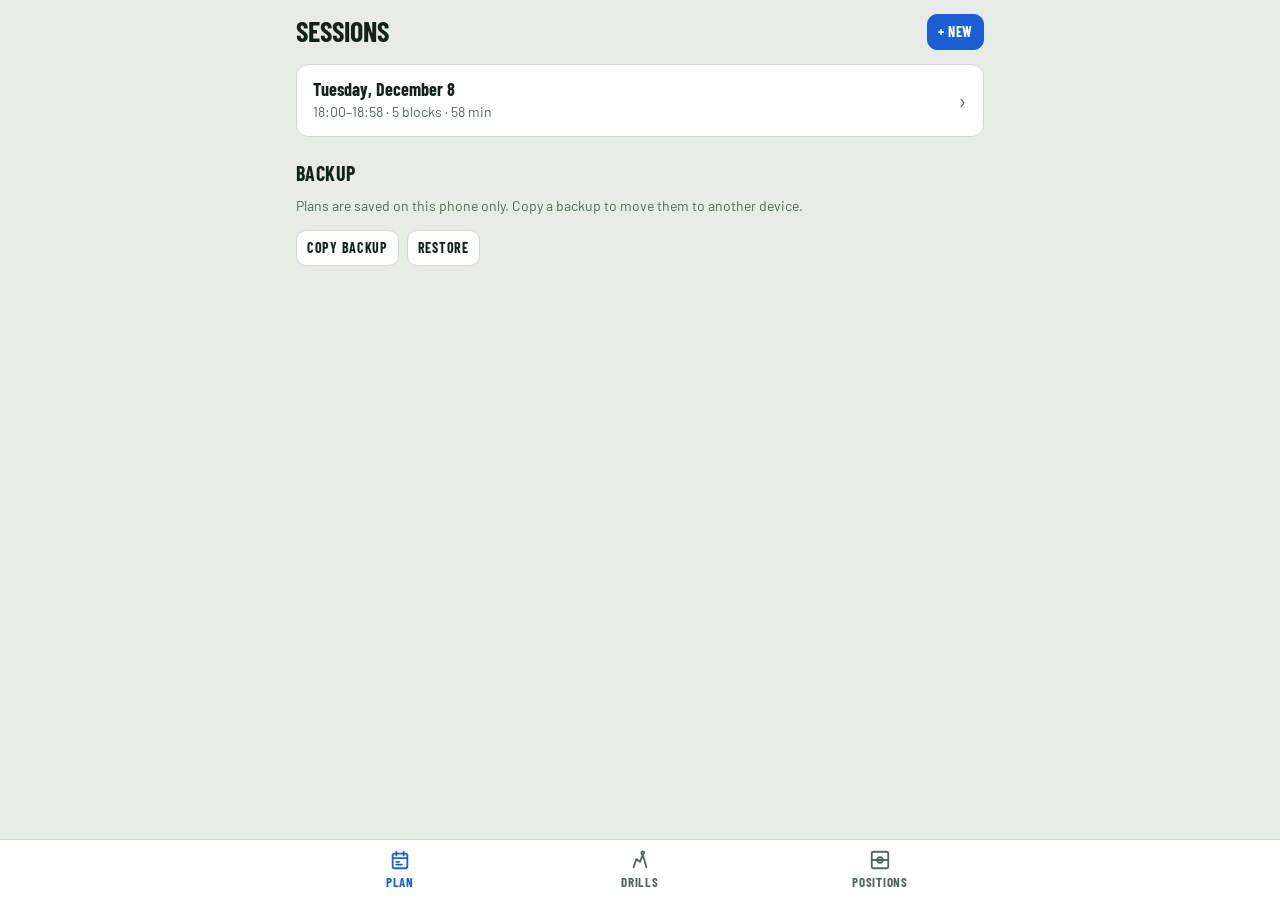
<file: index.html>
<!doctype html>
<html lang="en">
<head>
<meta charset="utf-8">
<meta name="viewport" content="width=device-width, initial-scale=1, viewport-fit=cover">
<meta name="theme-color" content="#1c5fd4">
<meta name="apple-mobile-web-app-capable" content="yes">
<meta name="apple-mobile-web-app-title" content="Coach Hub">
<title>Coach Hub</title>
<link rel="manifest" href="manifest.webmanifest">
<link rel="icon" href="icon.svg" type="image/svg+xml">
<link rel="apple-touch-icon" href="icon-180.png">
<link rel="preconnect" href="https://fonts.googleapis.com">
<link rel="preconnect" href="https://fonts.gstatic.com" crossorigin>
<link rel="stylesheet" href="https://fonts.googleapis.com/css2?family=Barlow+Condensed:wght@600;700&family=Barlow:wght@400;500;600&display=swap">
<link rel="stylesheet" href="style.css">
</head>
<body>
<div id="app"></div>
<script src="drills.js"></script>
<script src="app.js"></script>
<script src="pwa.js"></script>
</body>
</html>
</file>
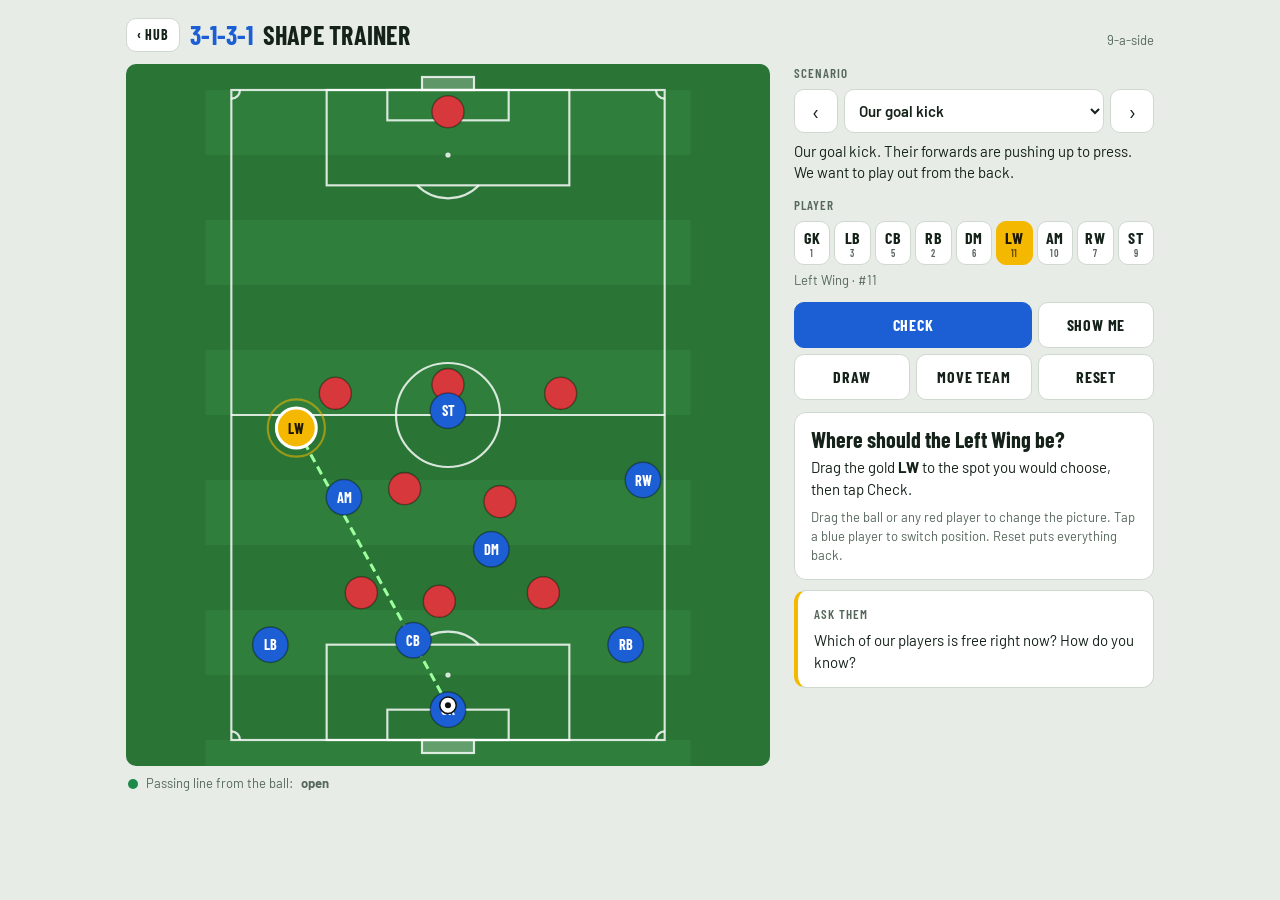
<file: positions.html>
<!doctype html>
<html lang="en">
<head>
<meta charset="utf-8">
<meta name="viewport" content="width=device-width, initial-scale=1, viewport-fit=cover">
<meta name="theme-color" content="#1c5fd4">
<link rel="manifest" href="manifest.webmanifest">
<link rel="icon" href="icon.svg" type="image/svg+xml">
<link rel="apple-touch-icon" href="icon-180.png">
<title>Positions · Coach Hub</title>
<link rel="preconnect" href="https://fonts.googleapis.com">
<link rel="preconnect" href="https://fonts.gstatic.com" crossorigin>
<link rel="stylesheet" href="https://fonts.googleapis.com/css2?family=Barlow+Condensed:wght@600;700&family=Barlow:wght@400;500;600&display=swap">
<style>
/* Layout: one column on phones (picker, players, pitch, tools, coaching card); pitch left + panel right on wide screens */
:root {
  --bg: #e7ece6; --surface: #ffffff; --fg: #15221a; --muted: #56675c; --line: #cfd9d0;
  --kit: #1c5fd4; --kit-ink: #ffffff; --opp: #d7383b; --gold: #f5b800; --gold-ink: #1d1600;
  --good: #1d8a4b; --warn: #a86a00; --bad: #c03a2b;
  --grass1: #2f7e3c; --grass2: #2a7436; --chalk: rgba(255,255,255,.82); --ink-draw: #ffe14d;
  --display: "Barlow Condensed", "Arial Narrow", "Helvetica Neue", sans-serif;
  --body: "Barlow", system-ui, -apple-system, "Segoe UI", sans-serif;
}
@media (prefers-color-scheme: dark) {
  :root:not([data-theme="light"]) {
    --bg: #0d1410; --surface: #16201a; --fg: #e5ede7; --muted: #93a49a; --line: #2a3a30;
    --kit: #3f84ff; --good: #43c27a; --warn: #e3a63c; --bad: #f06b5c;
    --grass1: #266b32; --grass2: #22622d; color-scheme: dark;
  }
}
:root[data-theme="dark"] {
  --bg: #0d1410; --surface: #16201a; --fg: #e5ede7; --muted: #93a49a; --line: #2a3a30;
  --kit: #3f84ff; --good: #43c27a; --warn: #e3a63c; --bad: #f06b5c;
  --grass1: #266b32; --grass2: #22622d; color-scheme: dark;
}
* { box-sizing: border-box; }
body { background: var(--bg); color: var(--fg); font-family: var(--body); font-size: 15px; line-height: 1.45; }
.app { max-width: 1060px; margin: 0 auto; padding: 12px 16px 28px; }
.hub { font-family: var(--display); font-weight: 700; font-size: 14px; letter-spacing: .05em; text-transform: uppercase; text-decoration: none; color: var(--fg); border: 1px solid var(--line); background: var(--surface); border-radius: 10px; padding: 6px 10px; align-self: center; }
body { margin: 0; padding-top: env(safe-area-inset-top, 0px); }
.top { display: flex; align-items: baseline; gap: 10px; padding-block: 4px 10px; }
.top h1 { font-family: var(--display); font-weight: 700; font-size: 26px; letter-spacing: .01em; margin: 0; text-transform: uppercase; }
.formation { font-family: var(--display); font-weight: 700; font-size: 26px; color: var(--kit); }
.top .sub { color: var(--muted); font-size: 13px; margin-left: auto; }

.layout { display: grid; gap: 12px; grid-template-columns: minmax(0, 1fr);
  grid-template-areas: "pick" "chips" "pitch" "tools" "info"; }
.pick { grid-area: pick; } .chips-wrap { grid-area: chips; } .board { grid-area: pitch; }
.tools { grid-area: tools; } .info { grid-area: info; }
@media (min-width: 820px) {
  .layout { grid-template-columns: minmax(0, 1fr) 360px; grid-template-rows: auto auto auto 1fr;
    grid-template-areas: "pitch pick" "pitch chips" "pitch tools" "pitch info"; align-items: start; column-gap: 24px; }
}

.label { font-family: var(--display); font-weight: 600; font-size: 13px; letter-spacing: .08em; text-transform: uppercase; color: var(--muted); margin-bottom: 6px; }
.pick-row { display: grid; grid-template-columns: 44px minmax(0, 1fr) 44px; gap: 6px; }
select, button { font: inherit; color: inherit; }
select { width: 100%; min-width: 0; height: 44px; border-radius: 10px; border: 1px solid var(--line); background: var(--surface); padding: 0 10px; font-weight: 600; }
.icon-btn { height: 44px; border-radius: 10px; border: 1px solid var(--line); background: var(--surface); font-size: 22px; line-height: 1; cursor: pointer; }
.brief { margin: 8px 0 0; color: var(--fg); }

.chips { display: grid; grid-template-columns: repeat(9, minmax(0, 1fr)); gap: 4px; }
.chip { height: 44px; border-radius: 10px; border: 1px solid var(--line); background: var(--surface); cursor: pointer;
  font-family: var(--display); font-weight: 700; font-size: 16px; letter-spacing: .03em; padding: 0; }
.chip[aria-pressed="true"] { background: var(--gold); border-color: var(--gold); color: var(--gold-ink); }
.chip small { display: block; font-size: 10px; font-weight: 600; opacity: .7; margin-top: -3px; }
.posname { margin-top: 6px; font-size: 13px; color: var(--muted); }

.pitch-wrap { width: 100%; max-height: 78dvh; aspect-ratio: 112 / 162; margin-inline: auto; max-width: 100%; }
@media (max-width: 819px) { .pitch-wrap { max-height: 70dvh; } }
#pitch { width: 100%; height: 100%; display: block; touch-action: none; user-select: none; -webkit-user-select: none; border-radius: 10px; background: var(--grass2); }
#pitch.drawing { cursor: crosshair; }
.stripe-a { fill: var(--grass1); } .stripe-b { fill: var(--grass2); }
.chalk { fill: none; stroke: var(--chalk); stroke-width: .5; }
.chalk-dot { fill: var(--chalk); }
.goal { fill: rgba(255,255,255,.25); stroke: var(--chalk); stroke-width: .5; }
.tok { cursor: grab; }
.tok .hit { fill: transparent; }
.tok .body { stroke: rgba(0,0,0,.35); stroke-width: .35; }
.us .body { fill: var(--kit); } .us text { fill: var(--kit-ink); }
.us.sel .body { fill: var(--gold); stroke: #fff; stroke-width: .7; } .us.sel text { fill: var(--gold-ink); }
.us.sel .halo { fill: none; stroke: var(--gold); stroke-width: .5; opacity: .55; }
.them .body { fill: var(--opp); }
.tok text { font-family: var(--display); font-weight: 700; font-size: 3.3px; text-anchor: middle; dominant-baseline: central; pointer-events: none; }
.ball .body { fill: #fff; stroke: #111; stroke-width: .35; }
.ball .patch { fill: #111; }
.locked { cursor: default; }
.ghost circle { fill: rgba(245,184,0,.18); stroke: var(--gold); stroke-width: .55; stroke-dasharray: 1.4 1; }
.ghost text { fill: #fff; font-family: var(--display); font-weight: 700; font-size: 2.8px; text-anchor: middle; }
.lane { stroke-width: .7; stroke-dasharray: 2 1.2; fill: none; }
.lane.open { stroke: #9dff9d; } .lane.blocked { stroke: #ff8a80; }
.danger { stroke: rgba(255,255,255,.55); stroke-width: .5; stroke-dasharray: 1 1.4; fill: none; }
.move-arrow { stroke: var(--gold); stroke-width: .7; fill: none; }
.arrowhead { fill: var(--gold); }
.stroke { fill: none; stroke: var(--ink-draw); stroke-width: .9; stroke-linecap: round; stroke-linejoin: round; }

.legend { display: flex; align-items: center; gap: 8px; margin: 8px 2px 0; font-size: 13px; color: var(--muted); min-height: 20px; }
.dot { width: 10px; height: 10px; border-radius: 50%; flex: none; }

.tools { display: grid; grid-template-columns: repeat(3, minmax(0, 1fr)); gap: 6px; }
.btn { height: 46px; border-radius: 10px; border: 1px solid var(--line); background: var(--surface); cursor: pointer;
  font-family: var(--display); font-weight: 700; font-size: 16px; letter-spacing: .05em; text-transform: uppercase; }
.btn.primary { background: var(--kit); border-color: var(--kit); color: var(--kit-ink); grid-column: span 2; }
.btn[aria-pressed="true"] { background: var(--fg); color: var(--bg); border-color: var(--fg); }
.btn:disabled { opacity: .4; cursor: default; }
button:focus-visible, select:focus-visible { outline: 3px solid var(--gold); outline-offset: 2px; }

.info { display: grid; gap: 10px; }
.card { background: var(--surface); border: 1px solid var(--line); border-radius: 12px; padding: 14px 16px; }
.card h2 { font-family: var(--display); font-weight: 700; font-size: 22px; line-height: 1.1; margin: 0 0 6px; text-wrap: balance; }
.card p { margin: 0; }
.badge { display: inline-flex; align-items: center; gap: 6px; font-family: var(--display); font-weight: 700; font-size: 14px;
  letter-spacing: .06em; text-transform: uppercase; padding: 3px 10px; border-radius: 999px; margin-bottom: 8px; color: #fff; }
.badge.good { background: var(--good); } .badge.warn { background: var(--warn); } .badge.bad { background: var(--bad); }
.metres { font-size: 13px; color: var(--muted); margin-left: 6px; font-variant-numeric: tabular-nums; }
.ask { border-left: 4px solid var(--gold); }
.hint { font-size: 13px; color: var(--muted); margin-top: 8px !important; }
@media (prefers-reduced-motion: reduce) { * { transition: none !important; } }
</style>
</head>
<body>

<div class="app">
  <header class="top">
    <a class="hub" href="./#plan">‹ Hub</a>
    <span class="formation">3-1-3-1</span><h1>Shape Trainer</h1>
    <span class="sub">9-a-side</span>
  </header>

  <main class="layout">
    <section class="pick">
      <div class="label">Scenario</div>
      <div class="pick-row">
        <button class="icon-btn" id="prev" aria-label="Previous scenario">‹</button>
        <select id="scenario" aria-label="Scenario"></select>
        <button class="icon-btn" id="next" aria-label="Next scenario">›</button>
      </div>
      <p class="brief" id="brief"></p>
    </section>

    <section class="chips-wrap">
      <div class="label">Player</div>
      <div class="chips" id="chips"></div>
      <div class="posname" id="posname"></div>
    </section>

    <section class="board">
      <div class="pitch-wrap">
        <svg id="pitch" viewBox="-6 -6 112 162" aria-label="Pitch. Drag the gold player.">
          <defs>
            <marker id="arrow" viewBox="0 0 10 10" refX="7" refY="5" markerWidth="5" markerHeight="5" orient="auto-start-reverse">
              <path d="M0 0L10 5L0 10z" class="arrowhead"></path>
            </marker>
          </defs>
          <g id="g-grass"></g>
          <g id="g-lines">
            <rect class="chalk" x="0" y="0" width="100" height="150"></rect>
            <line class="chalk" x1="0" y1="75" x2="100" y2="75"></line>
            <circle class="chalk" cx="50" cy="75" r="12"></circle>
            <circle class="chalk-dot" cx="50" cy="75" r=".7"></circle>
            <rect class="chalk" x="22" y="0" width="56" height="22"></rect>
            <rect class="chalk" x="36" y="0" width="28" height="7"></rect>
            <circle class="chalk-dot" cx="50" cy="15" r=".6"></circle>
            <path class="chalk" d="M42.86 22 A10 10 0 0 0 57.14 22"></path>
            <rect class="chalk" x="22" y="128" width="56" height="22"></rect>
            <rect class="chalk" x="36" y="143" width="28" height="7"></rect>
            <circle class="chalk-dot" cx="50" cy="135" r=".6"></circle>
            <path class="chalk" d="M42.86 128 A10 10 0 0 1 57.14 128"></path>
            <path class="chalk" d="M2 0 A2 2 0 0 1 0 2 M98 0 A2 2 0 0 0 100 2 M0 148 A2 2 0 0 1 2 150 M100 148 A2 2 0 0 0 98 150"></path>
            <rect class="goal" x="44" y="-3" width="12" height="3"></rect>
            <rect class="goal" x="44" y="150" width="12" height="3"></rect>
          </g>
          <g id="g-help"></g>
          <g id="g-ghost"></g>
          <g id="g-them"></g>
          <g id="g-us"></g>
          <g id="g-ball"></g>
          <g id="g-draw"></g>
        </svg>
      </div>
      <div class="legend" id="legend"></div>
    </section>

    <section class="tools" aria-label="Tools">
      <button class="btn primary" id="check">Check</button>
      <button class="btn" id="showme">Show me</button>
      <button class="btn" id="draw" aria-pressed="false">Draw</button>
      <button class="btn" id="moveall" aria-pressed="false">Move team</button>
      <button class="btn" id="reset">Reset</button>
    </section>

    <section class="info">
      <div class="card" id="answer"></div>
      <div class="card ask"><div class="label">Ask them</div><p id="ask"></p></div>
    </section>
  </main>
</div>

<script>
// Pitch: x 0-100 left to right, y 0 (their goal) to 150 (our goal). We attack upwards.
const POS = [
  { k: 'GK', n: 1,  name: 'Goalkeeper' },
  { k: 'LB', n: 3,  name: 'Left Back' },
  { k: 'CB', n: 5,  name: 'Centre Back' },
  { k: 'RB', n: 2,  name: 'Right Back' },
  { k: 'DM', n: 6,  name: 'Holding Mid' },
  { k: 'LW', n: 11, name: 'Left Wing' },
  { k: 'AM', n: 10, name: 'Attacking Mid' },
  { k: 'RW', n: 7,  name: 'Right Wing' },
  { k: 'ST', n: 9,  name: 'Striker' },
];
const POSMAP = Object.fromEntries(POS.map(p => [p.k, p]));
// Where the chosen player starts before they move: our basic shape
const START = { GK: [50, 140], LB: [24, 115], CB: [50, 118], RB: [76, 115], DM: [50, 98], LW: [15, 78], AM: [50, 80], RW: [85, 78], ST: [50, 60] };

const BASE = [
  { id: 'goalkick', group: 'We have the ball', title: 'Our goal kick', phase: 'att', carrier: 'GK', ball: [50, 142],
    brief: 'Our goal kick. Their forwards are pushing up to press. We want to play out from the back.',
    ask: 'Which of our players is free right now? How do you know?',
    us: {
      GK: [50, 143, 'You have the ball. Look for the free defender first, and pass to the side with fewer of their players.'],
      LB: [9, 128, 'Go wide, right out to the touchline, level with the edge of the box. Being wide pulls their forward away from the middle and gives the keeper an easy pass with time to turn.'],
      CB: [42, 127, 'Stand at the edge of the box, a little to one side of their striker. If you are marked, stay put as the safe pass back. If they go wide, you are free.'],
      RB: [91, 128, 'Go wide, right out to the touchline, level with the edge of the box. Being wide pulls their forward away from the middle and gives the keeper an easy pass with time to turn.'],
      DM: [60, 106, 'Find the gap between their forwards and face up the pitch. Check over your shoulder before the ball comes so you can turn and play forward.'],
      LW: [5, 90, 'Stay high and on the touchline. You make the pitch big, which stretches their defence and opens gaps in the middle.'],
      AM: [26, 94, 'Drop into the pocket between their midfielders on one side. Be ready for the second pass, from our defender to you.'],
      RW: [95, 90, 'Stay high and on the touchline. You make the pitch big, which stretches their defence and opens gaps in the middle.'],
      ST: [50, 74, 'Stay high, right on their last defender. You push their defence back, which gives our midfield more room. If they press hard, the keeper can go long to you.'],
    },
    them: [[50, 5], [24, 70], [50, 68], [76, 70], [40, 92], [62, 95], [30, 116], [48, 118], [72, 116]] },

  { id: 'cb-ball', group: 'We have the ball', title: 'Centre back on the ball', phase: 'att', carrier: 'CB', ball: [50, 115],
    brief: 'Our centre back has the ball. Their striker is closing them down.',
    ask: 'Can the ball reach you in a straight line? If not, how many steps do you need to take?',
    us: {
      GK: [44, 136, 'Stay behind the centre back and a few steps to the side. If they get pressed, you are the safe pass back.'],
      LB: [10, 108, 'Get wide and a little higher than the centre back. Open your body so you are facing up the pitch when the ball arrives.'],
      CB: [50, 117, 'You have the ball. If nobody presses, run forward with it. Look for the holding mid first, then the wide defenders.'],
      RB: [90, 108, 'Get wide and a little higher than the centre back. Open your body so you are facing up the pitch when the ball arrives.'],
      DM: [62, 100, 'Get out of their striker’s shadow. If their player is standing between you and the ball, take a few steps sideways until there is a clear line.'],
      LW: [5, 72, 'Stay high and wide. If their defender comes out to you, a gap opens inside for the attacking mid.'],
      AM: [32, 80, 'Find the gap between their midfield and their defence on the side the ball can reach.'],
      RW: [95, 72, 'Stay high and wide. If their defender comes out to you, a gap opens inside for the attacking mid.'],
      ST: [50, 56, 'Stay central against their middle defender. Keep them busy so they cannot step into midfield.'],
    },
    them: [[50, 5], [26, 50], [50, 48], [74, 50], [42, 84], [60, 82], [30, 98], [50, 104], [70, 98]] },

  { id: 'att-left', group: 'We have the ball', title: 'Attacking down the left', phase: 'att', carrier: 'LW', ball: [12, 52],
    brief: 'Our left winger has the ball high up the pitch. Time to create a chance.',
    ask: 'Where will the cross land? Who needs to be there?',
    us: {
      GK: [50, 116, 'Come off your line to the edge of the box or further. If they win it and kick it long, you sweep it up.'],
      LB: [24, 72, 'Support behind the winger, a few metres inside. Give them a safe pass back if they get stuck.'],
      CB: [52, 92, 'Push up but stay goal-side of their striker. If we lose the ball, you are the one who stops the counter.'],
      RB: [72, 94, 'Tuck in towards the middle. The ball is far away, so cover the centre and keep their forward in front of you.'],
      DM: [40, 66, 'Stay behind the ball and slightly inside. Be ready to switch play or win the ball back if we lose it.'],
      LW: [12, 52, 'You have the ball. Take on your defender, cross it, or pass inside to the attacking mid.'],
      AM: [32, 48, 'Get close and inside, in the gap. A short pass to you means you can shoot or slip the striker in.'],
      RW: [60, 13, 'Get into the box at the back post. Crosses that go over everyone land here.'],
      ST: [42, 11, 'Attack the near post. Time your run so you arrive as the ball is crossed, not before.'],
    },
    them: [[50, 4], [14, 44], [42, 24], [64, 26], [36, 58], [56, 60], [40, 74], [56, 82], [78, 86]] },

  { id: 'their-gk', group: 'They have the ball', title: 'Their goal kick (press)', phase: 'def', carrier: null, ball: [50, 6],
    brief: 'Their keeper has a goal kick. We press high to win the ball near their goal.',
    ask: 'If the keeper passes short, who do you press? What if they kick it long?',
    us: {
      GK: [50, 124, 'Push up to the edge of your box. Our defenders are high, so you cover the space behind them.'],
      LB: [24, 86, 'Stay goal-side of their forward on your side, a couple of metres away. If the ball goes long, you get there first.'],
      CB: [50, 90, 'Stay goal-side of their striker. You are the last line, so don’t get pulled out wide.'],
      RB: [76, 86, 'Stay goal-side of their forward on your side, a couple of metres away. If the ball goes long, you get there first.'],
      DM: [42, 54, 'Stay close to their spare midfielder. If they pass through our press, you are the one who stops it.'],
      LW: [16, 27, 'Wait just outside the box near their wide defender. The moment the keeper passes to them, press and stop them turning.'],
      AM: [60, 50, 'Mark their midfielder, goal-side, so the keeper cannot pass into the middle.'],
      RW: [84, 27, 'Wait just outside the box near their wide defender. The moment the keeper passes to them, press and stop them turning.'],
      ST: [50, 24, 'Stand right in front of their middle defender so the keeper can’t pass to them. Force them to go wide or long.'],
    },
    them: [[50, 6], [12, 18], [50, 30], [88, 18], [40, 44], [62, 46], [22, 76], [50, 78], [78, 76]] },

  { id: 'mid-block', group: 'They have the ball', title: 'Their ball in midfield', phase: 'def', carrier: null, ball: [44, 70],
    brief: 'Their midfielder has the ball in the middle of the pitch. We stay compact.',
    ask: 'What is the most dangerous pass they could make? Who is blocking it?',
    us: {
      GK: [50, 128, 'Stand off your line, near the penalty spot or higher, ready to sweep up any ball over the top.'],
      LB: [32, 106, 'Squeeze in narrow and stay goal-side of their forward. The ball is in the middle, so that is where the danger is.'],
      CB: [50, 108, 'Stay central and level with the other two defenders. Keep the line together and don’t drop off on your own.'],
      RB: [68, 106, 'Squeeze in narrow and stay goal-side of their forward. The ball is in the middle, so that is where the danger is.'],
      DM: [48, 92, 'Sit in front of the defenders in the middle. Block the pass into their striker’s feet.'],
      LW: [26, 82, 'Come inside and stay level with the attacking mid, so they can’t pass through the gap between you.'],
      AM: [44, 76, 'Press the ball. Get goal-side and push them away from the middle.'],
      RW: [66, 82, 'Come inside and stay level with the attacking mid, so they can’t pass through the gap between you.'],
      ST: [48, 56, 'Stand in the passing line back to their defenders. If we win the ball, you are ready to go.'],
    },
    them: [[50, 6], [22, 42], [50, 38], [78, 42], [44, 70], [66, 64], [30, 98], [50, 100], [72, 96]] },

  { id: 'def-left', group: 'They have the ball', title: 'Defending our left side', phase: 'def', carrier: null, ball: [12, 104],
    brief: 'Their winger is running at us down our left side.',
    ask: 'Where is the space they want to cross into? Who is guarding it?',
    us: {
      GK: [45, 145, 'Shift towards the ball side but don’t leave the far post open. Stand on the line between the ball and the middle of the goal.'],
      LB: [15, 110, 'Get goal-side of their winger and press. Show them down the line, never inside.'],
      CB: [40, 127, 'Slide across towards the ball to cover behind the left back. Stay goal-side of their striker.'],
      RB: [62, 128, 'Tuck in to guard the middle of the box. The danger is the cross, not your touchline.'],
      DM: [30, 116, 'Drop to the edge of the box on the ball side. Block the pass cut back to the edge of the box.'],
      LW: [20, 96, 'Sprint back and help the left back. Two against one wins the ball back.'],
      AM: [42, 98, 'Get compact on the ball side and close their nearest midfielder.'],
      RW: [66, 104, 'Tuck in narrow towards the edge of the box. The far side is less dangerous right now.'],
      ST: [54, 76, 'Stay up near halfway. When we win it, you are our outlet for a quick counter.'],
    },
    them: [[50, 6], [24, 54], [50, 46], [76, 54], [30, 90], [54, 86], [12, 104], [44, 120], [68, 118]] },

  { id: 'lost-ball', group: 'Just lost it', title: 'We just lost the ball', phase: 'def', carrier: null, ball: [60, 58],
    brief: 'We just lost the ball in their half. The next 5 seconds matter most.',
    ask: 'Do you press or drop back? Why?',
    us: {
      GK: [50, 126, 'Get up to the edge of the box. Any long ball over our defence is yours.'],
      LB: [36, 100, 'Tuck in narrow and take a few steps back. Keep their forwards in front of you.'],
      CB: [50, 104, 'Drop a few steps and stay central. Slow their striker down and don’t dive in.'],
      RB: [70, 98, 'Get goal-side of the nearest forward straight away.'],
      DM: [54, 78, 'Get in front of our defence in the middle and block the direct pass forward. Slow them down.'],
      LW: [36, 72, 'Sprint back inside to help. Recover towards the middle, not the touchline.'],
      AM: [54, 63, 'Counter-press! Close down the player on the ball together with the winger.'],
      RW: [66, 54, 'You were closest when we lost it. Press straight away, hard, for 5 seconds.'],
      ST: [56, 46, 'Block the pass back to their defenders so they have to play forward into our press.'],
    },
    them: [[50, 5], [26, 36], [50, 32], [76, 38], [38, 52], [60, 58], [28, 86], [50, 90], [76, 84]] },

  { id: 'our-corner', group: 'Set pieces', title: 'Our corner from the left', phase: 'att', carrier: 'LW', ball: [1, 1],
    brief: 'Our corner from the left. Some players attack the ball, some stay back for safety.',
    ask: 'If they clear it, where does it land? Who is there?',
    us: {
      GK: [50, 108, 'Come up to the edge of your box or beyond. If they clear it long, you are the last line.'],
      LB: [28, 62, 'Stay back near halfway. You stop their quick counter-attack.'],
      CB: [50, 66, 'Stay back and stick goal-side of their striker. Never leave them alone.'],
      RB: [74, 62, 'Stay back with the centre back and cover the other side.'],
      DM: [44, 27, 'Edge of the box. If the clearance falls short, shoot or keep it in.'],
      LW: [1, 1, 'You are taking the corner. Aim for the space between the six-yard box and the penalty spot.'],
      AM: [50, 17, 'Arrive late around the penalty spot. Defenders watch the near-post runner, so you get the space.'],
      RW: [60, 9, 'Back post. Balls that are flicked on or over-hit land here.'],
      ST: [43, 7, 'Near post. A flick-on from here is really hard for the keeper.'],
    },
    them: [[50, 2], [44, 5], [56, 7], [50, 13], [62, 12], [10, 8], [38, 23], [64, 30], [50, 58]] },

  { id: 'their-corner', group: 'Set pieces', title: 'Their corner from our right', phase: 'def', carrier: null, ball: [99, 149],
    brief: 'Their corner from our right. Everyone has a job.',
    ask: 'Who is marking the player nobody is looking at?',
    us: {
      GK: [48, 147, 'Stand in the middle of the goal, a step towards the back post. Come for anything in the six-yard box and shout “Keeper!”'],
      LB: [44, 148, 'Guard the back post. Balls that go over everyone end up here.'],
      CB: [52, 141, 'Mark their biggest attacker, goal-side. Watch the ball and your player.'],
      RB: [56, 148, 'Stand at the near post. Clear anything that comes in low or near.'],
      DM: [60, 139, 'Mark their runner, goal-side and close enough to touch.'],
      LW: [39, 139, 'Stay on the far side of the box and pick up the late runner.'],
      AM: [50, 128, 'Stand at the edge of the box. Win the second ball, then go!'],
      RW: [86, 143, 'Stop the short corner. Stand about 10 yards from the taker.'],
      ST: [50, 96, 'Stay up near halfway. When we clear it, you are who it goes to.'],
    },
    them: [[50, 6], [36, 92], [64, 92], [52, 137], [60, 135], [40, 135], [50, 123], [84, 139], [99, 149]] },
];

// Build the mirrored right-side versions so both wings get practice
function swapLR(t) { return t.replace(/\b(left|right|Left|Right)\b/g, m => ({ left: 'right', right: 'left', Left: 'Right', Right: 'Left' })[m]); }
function mirror(s, id, title, brief) {
  const sw = { LB: 'RB', RB: 'LB', LW: 'RW', RW: 'LW' };
  const us = {};
  for (const k in s.us) { const [x, y, t] = s.us[k]; us[sw[k] || k] = [100 - x, y, swapLR(t)]; }
  return { ...s, id, title, brief, us, carrier: s.carrier ? (sw[s.carrier] || s.carrier) : null,
    ball: [100 - s.ball[0], s.ball[1]], them: s.them.map(([x, y]) => [100 - x, y]) };
}
const byId = Object.fromEntries(BASE.map(s => [s.id, s]));
const SC = [
  byId['goalkick'], byId['cb-ball'], byId['att-left'],
  mirror(byId['att-left'], 'att-right', 'Attacking down the right', 'Our right winger has the ball high up the pitch. Time to create a chance.'),
  byId['their-gk'], byId['mid-block'], byId['def-left'],
  mirror(byId['def-left'], 'def-right', 'Defending our right side', 'Their winger is running at us down our right side.'),
  byId['lost-ball'], byId['our-corner'],
  mirror(byId['our-corner'], 'our-corner-r', 'Our corner from the right', 'Our corner from the right. Some players attack the ball, some stay back for safety.'),
  byId['their-corner'],
  mirror(byId['their-corner'], 'their-corner-l', 'Their corner from our left', 'Their corner from our left. Everyone has a job.'),
];

// Free play: the coach sets up the ball and their players, and the shape engine places our team
SC.push(
  { id: 'free-att', group: 'Free play', title: 'Free play: our ball', phase: 'att', free: true, carrier: null, ball: [50, 100],
    brief: 'Our ball. Drag the ball and their players anywhere. Our team moves with the ball.',
    ask: 'Move the ball somewhere new. Before you check, where should you be now?',
    them: [[50, 5], [24, 44], [50, 40], [76, 44], [50, 58], [22, 70], [50, 72], [78, 70], [50, 92]] },
  { id: 'free-def', group: 'Free play', title: 'Free play: their ball', phase: 'def', free: true, carrier: null, ball: [50, 60],
    brief: 'Their ball. Drag the ball and their players anywhere. Our team moves with the ball.',
    ask: 'Move the ball somewhere new. Who presses, who covers, and who marks?',
    them: [[50, 6], [24, 40], [50, 36], [76, 40], [50, 60], [18, 70], [46, 80], [80, 72], [50, 98]] },
);

// ---------- Shape engine: rules of thumb for where everyone goes, worked out from the ball ----------
const clamp = (v, a, b) => Math.max(a, Math.min(b, v));
function shapeFor(phase, ball, them) {
  const [bx, by] = ball, onLeft = bx < 50, wide = Math.abs(bx - 50) > 22, out = {};
  const ownSide = k => k[0] === 'L' ? onLeft : !onLeft;
  if (phase === 'att') {
    const D = clamp(by + 38, 62, 128), final = by < 42;
    // Their second-deepest player (the keeper is the deepest) sets the offside line
    const ys = them.map(p => p[1]).sort((a, b) => a - b), onside = Math.min(ys[1] ?? 10, by);
    out.GK = [50 + (bx - 50) * .1, clamp(D + 22, 108, 143), D >= 118
      ? 'Stay central, a few steps off your line. You are the safe pass back if a defender gets pressed.'
      : 'Push up to the edge of your box or beyond. Our defenders are high, so you sweep up anything kicked over them.'];
    out.CB = [50 + (bx - 50) * .15, D, 'Stay central and behind the ball, goal-side of their striker. If we lose it, you are the one who stops the counter.'];
    for (const k of ['LB', 'RB']) {
      const x = k === 'LB' ? 10 : 90;
      out[k] = wide && !ownSide(k)
        ? [k === 'LB' ? 28 : 72, D + 2, 'The ball is on the other side, so tuck in towards the middle and cover the centre back.']
        : [x, D - 8, 'Get wide and a little higher than the centre back. Open your body so you face up the pitch when the ball comes.'];
    }
    out.DM = [50 + (bx - 50) * .35, clamp(by + 20, 40, 108), 'Stay behind the ball and a little to the ball side. You are the pass back that switches play, and the first to stop a counter.'];
    if (final) {
      out.AM = [50 + (bx - 50) * .2, 26, 'Arrive at the edge of the box for the cut-back. Defenders get dragged towards goal, so the space is here.'];
      out.ST = [onLeft ? 42 : 58, 11, 'Attack the near post. Time your run so you arrive as the ball comes in, not before.'];
      for (const k of ['LW', 'RW']) out[k] = ownSide(k)
        ? [k === 'LW' ? 8 : 92, clamp(by + 4, 8, 90), 'Stay wide and close to the ball. Give an easy pass, or run round the outside to cross.']
        : [onLeft ? 60 : 40, 12, 'Attack the back post. Crosses that go over everyone land here.'];
    } else {
      out.AM = [50 + (bx - 50) * .45, clamp(by - 18, 22, 94), 'Find the gap between their midfield and their defence on the ball side, close enough for a short pass.'];
      out.ST = [50 + (bx - 50) * .25, clamp(Math.max(by - 42, onside + 2), 10, 74), 'Stay high on their last defender but onside. You push their defence back, which gives our midfield room.'];
      for (const k of ['LW', 'RW']) out[k] = [k === 'LW' ? 5 : 95, clamp(by - 25, 12, 92), 'Stay high and on the touchline. You make the pitch big, which stretches their defence and opens gaps in the middle.'];
    }
    // Whoever is nearest the ball has it
    let best = null, bd = 1e9;
    for (const k in out) { if (k === 'GK' && by < 128) continue; const d = Math.hypot(out[k][0] - bx, out[k][1] - by); if (d < bd) { bd = d; best = k; } }
    out[best] = [bx, by + 2, 'You have the ball. Look up first: who is free, and where is the space?'];
    out.carrier = best;
  } else {
    const shift = (bx - 50) * .45, D = clamp(by * .5 + 75, 88, 132), deep = by > D - 30;
    out.GK = [50 + (bx - 50) * .12, clamp(D + 18, 124, 146), by > 120
      ? 'Stay near your line, on the line between the ball and the middle of the goal.'
      : 'Come off your line, ready to sweep up any ball kicked over our defence.'];
    // Their attackers: anyone level with or past the ball who is not on it
    const fwds = them.filter(o => o[1] > by - 5 && Math.hypot(o[0] - bx, o[1] - by) > 3), used = new Set();
    const zone = { LB: [clamp(50 + shift - 18, 8, 92), D - 2], CB: [clamp(50 + shift, 8, 92), D], RB: [clamp(50 + shift + 18, 8, 92), D - 2] };
    let presser = null;
    if (wide && deep) {
      presser = onLeft ? 'LB' : 'RB';
      out[presser] = [bx + (onLeft ? 3 : -3), Math.min(by + 6, 147), 'Get goal-side of the player on the ball and press. Show them down the line, never inside.'];
    }
    for (const k of ['CB', 'LB', 'RB']) {
      if (k === presser) continue;
      const [zx, zy] = zone[k];
      let m = null, md = 22;
      fwds.forEach((o, i) => { const d = Math.hypot(o[0] - zx, o[1] - zy); if (!used.has(i) && d < md) { md = d; m = i; } });
      if (m !== null) {
        used.add(m); const o = fwds[m];
        out[k] = [zx + (o[0] - zx) * .6, clamp(o[1] + 6, zy - 10, 147), 'Stay goal-side of their forward, close enough to touch. Keep them in front of you.'];
      } else out[k] = [zx, zy, k === 'CB'
        ? 'Stay central and level with the other defenders. Keep the line together and don’t drop off on your own.'
        : presser ? 'Tuck in to guard the middle of the box. The far side is less dangerous right now.'
        : 'Squeeze in narrow towards the centre back. The danger is in the middle, so stay compact.'];
    }
    out.DM = [clamp(50 + shift * .8, 15, 85), D - 14, 'Sit in front of the defenders on the ball side. Block the pass into their striker’s feet.'];
    const M = clamp(by + 10, 30, D - 22);
    const mids = { LW: [clamp(50 + shift - 22, 6, 94), M], AM: [clamp(50 + shift, 6, 94), M], RW: [clamp(50 + shift + 22, 6, 94), M] };
    let near = null, nd = 1e9;
    for (const k in mids) { const d = Math.hypot(mids[k][0] - bx, mids[k][1] - by); if (d < nd) { nd = d; near = k; } }
    for (const k in mids) {
      if (k === near) out[k] = presser
        ? [bx + (onLeft ? 6 : -6), by - 6, 'Sprint back and help the defender on the ball. Two against one wins it back.']
        : [bx, by + 5, 'Press the ball! Get goal-side and push them away from the middle.'];
      else out[k] = [...mids[k], wide && !ownSide(k) && k !== 'AM'
        ? 'Tuck in narrow. The ball is far away, so the far touchline is less dangerous right now.'
        : 'Stay level with the other midfielders and narrow, so they can’t pass through the gaps between you.'];
    }
    out.ST = [clamp(50 + shift * .5, 15, 85), clamp(by - 14, 20, 78), by > 95
      ? 'Stay up near halfway. When we win it, you are our outlet for a quick counter.'
      : 'Stand in the passing line back to their defenders, so they have to play forward into our press.'];
    out.carrier = null;
  }
  for (const k of Object.keys(out)) if (Array.isArray(out[k])) { out[k][0] = clamp(out[k][0], 1, 99); out[k][1] = clamp(out[k][1], 1, 149); }
  return out;
}
// Scenario answers hold until the ball is moved; after that the engine takes over
const adapted = () => !!sc().free || (!!state.cur && Math.hypot(state.cur.ball[0] - sc().ball[0], state.cur.ball[1] - sc().ball[1]) > 4);
const model = () => shapeFor(sc().phase, state.cur.ball, state.cur.them);
const carrier = () => adapted() ? model().carrier : sc().carrier;
function reflow() {
  const m = adapted() ? model() : null;
  for (const p of POS) {
    if (p.k === state.pos && p.k !== (m ? m.carrier : sc().carrier)) continue;
    const t = m ? m[p.k] : sc().us[p.k];
    state.cur.us[p.k] = [t[0], t[1]];
  }
}

const $ = s => document.querySelector(s);
const svg = $('#pitch');
const NS = 'http://www.w3.org/2000/svg';
const reduceMotion = window.matchMedia('(prefers-reduced-motion: reduce)').matches;

const state = { si: 0, pos: 'LW', cur: null, revealed: false, draw: false, moveAll: false, strokes: [] };
try {
  const saved = JSON.parse(localStorage.getItem('shape-trainer') || '{}');
  if (saved.si >= 0 && saved.si < SC.length) state.si = saved.si;
  if (POSMAP[saved.pos]) state.pos = saved.pos;
} catch (e) {}
function save() { try { localStorage.setItem('shape-trainer', JSON.stringify({ si: state.si, pos: state.pos })); } catch (e) {} }

const sc = () => SC[state.si];
const ideal = k => adapted() ? model()[k] : sc().us[k];

// Grass stripes
(function () {
  let h = '';
  for (let i = 0; i < 10; i++) h += `<rect class="${i % 2 ? 'stripe-b' : 'stripe-a'}" x="-6" y="${i * 15}" width="112" height="15"></rect>`;
  h += '<rect class="stripe-b" x="-6" y="-6" width="112" height="6"></rect><rect class="stripe-a" x="-6" y="150" width="112" height="6"></rect>';
  $('#g-grass').innerHTML = h;
})();

// Controls
const sel = $('#scenario');
(function () {
  let html = '', group = null;
  SC.forEach((s, i) => {
    if (s.group !== group) { if (group) html += '</optgroup>'; group = s.group; html += `<optgroup label="${group}">`; }
    html += `<option value="${i}">${s.title}</option>`;
  });
  sel.innerHTML = html + '</optgroup>';
})();
$('#chips').innerHTML = POS.map(p => `<button class="chip" data-k="${p.k}" aria-pressed="false" aria-label="${p.name}">${p.k}<small>${p.n}</small></button>`).join('');

function loadScenario(i) {
  state.si = (i + SC.length) % SC.length;
  const s = sc();
  state.cur = { us: {}, them: s.them.map(p => [...p]), ball: [...s.ball] };
  for (const p of POS) state.cur.us[p.k] = startFor(p.k);
  if (carrier() === state.pos) state.cur.us[state.pos] = [...ideal(state.pos)].slice(0, 2);
  state.revealed = false; state.strokes = [];
  save(); render();
}
function startFor(k) {
  const s = sc();
  if (k === state.pos && k !== carrier()) return [...START[k]];
  return [ideal(k)[0], ideal(k)[1]];
}
function selectPos(k) {
  if (k === state.pos) return;
  const old = state.pos;
  state.pos = k;
  state.cur.us[old] = [ideal(old)[0], ideal(old)[1]];
  state.cur.us[k] = startFor(k);
  if (!adapted() && sc().carrier === k) state.cur.ball = [...sc().ball];
  state.revealed = false;
  save(); render();
}

function segDist(p, a, b) {
  const dx = b[0] - a[0], dy = b[1] - a[1], L = dx * dx + dy * dy;
  let t = L ? ((p[0] - a[0]) * dx + (p[1] - a[1]) * dy) / L : 0;
  t = Math.max(0, Math.min(1, t));
  return [Math.hypot(p[0] - (a[0] + t * dx), p[1] - (a[1] + t * dy)), t];
}
const f = n => Math.round(n * 10) / 10;

function tok(cls, id, [x, y], r, label, extra = '') {
  return `<g class="tok ${cls}" data-id="${id}" transform="translate(${f(x)} ${f(y)})">${extra}<circle class="hit" r="7"></circle><circle class="body" r="${r}"></circle>${label ? `<text>${label}</text>` : ''}</g>`;
}

function render() {
  const s = sc(), c = state.cur, k = state.pos, me = c.us[k], car = carrier();
  sel.value = state.si;
  $('#brief').textContent = s.brief;
  $('#ask').textContent = s.ask;
  document.querySelectorAll('.chip').forEach(b => b.setAttribute('aria-pressed', b.dataset.k === k));
  $('#posname').textContent = `${POSMAP[k].name} · #${POSMAP[k].n}`;
  $('#draw').setAttribute('aria-pressed', state.draw);
  $('#moveall').setAttribute('aria-pressed', state.moveAll);
  svg.classList.toggle('drawing', state.draw);

  // Helper lines
  let help = '', legend = '';
  if (s.phase === 'att' && k !== car) {
    const blocked = c.them.some(o => { const [d, t] = segDist(o, c.ball, me); return d < 3.6 && t > 0.06; });
    help += `<line class="lane ${blocked ? 'blocked' : 'open'}" x1="${f(c.ball[0])}" y1="${f(c.ball[1])}" x2="${f(me[0])}" y2="${f(me[1])}"></line>`;
    legend = `<span class="dot" style="background:${blocked ? 'var(--bad)' : 'var(--good)'}"></span>Passing line from the ball: <strong>${blocked ? 'blocked' : 'open'}</strong>`;
  } else if (s.phase === 'att') {
    legend = `<span class="dot" style="background:var(--gold)"></span>You have the ball. Who is free?`;
  } else {
    help += `<line class="danger" x1="${f(c.ball[0])}" y1="${f(c.ball[1])}" x2="50" y2="150"></line>`;
    legend = `<span class="dot" style="background:var(--opp)"></span>Dotted line: the ball’s route to our goal. Who is blocking it?`;
  }
  const ide = ideal(k);
  let ghost = '';
  if (state.revealed) {
    const dx = ide[0] - me[0], dy = ide[1] - me[1], d = Math.hypot(dx, dy);
    if (d > 6) {
      const ex = ide[0] - dx / d * 5.2, ey = ide[1] - dy / d * 5.2, sx = me[0] + dx / d * 5.2, sy = me[1] + dy / d * 5.2;
      help += `<line class="move-arrow" x1="${f(sx)}" y1="${f(sy)}" x2="${f(ex)}" y2="${f(ey)}" marker-end="url(#arrow)"></line>`;
    }
    ghost = `<g class="ghost" transform="translate(${f(ide[0])} ${f(ide[1])})"><circle r="4.6"></circle><text y="-6">HERE</text></g>`;
  }
  $('#g-help').innerHTML = help;
  $('#g-ghost').innerHTML = ghost;
  $('#legend').innerHTML = legend;

  $('#g-them').innerHTML = c.them.map((p, i) => tok('them', 'them:' + i, p, 3.7, '')).join('');
  $('#g-us').innerHTML = POS.filter(p => p.k !== k).map(p => tok('us', 'us:' + p.k, c.us[p.k], 4.1, p.k)).join('')
    + tok('us sel', 'us:' + k, me, 4.6, k, '<circle class="halo" r="6.6"></circle>');
  $('#g-ball').innerHTML = tok('ball', 'ball', c.ball, 1.9, '', '') .replace('</g>', '<circle class="patch" r=".7"></circle></g>');
  $('#g-draw').innerHTML = state.strokes.map(st => `<path class="stroke" d="M${st.map(p => f(p[0]) + ' ' + f(p[1])).join(' L')}"></path>`).join('');

  // Coaching card
  const P = POSMAP[k];
  const a = $('#answer');
  $('#check').textContent = state.revealed ? 'Hide answer' : 'Check';
  if (!state.revealed) {
    a.innerHTML = k === car
      ? `<h2>${P.name}: you have the ball</h2><p>Talk through the options. Who is free? Where is the space? Tap Check to see the coaching point.</p>`
      : `<h2>Where should the ${P.name} be?</h2><p>Drag the gold <strong>${k}</strong> to the spot you would choose, then tap Check.</p><p class="hint">Drag the ball or any red player to change the picture. Tap a blue player to switch position. Reset puts everything back.</p>`;
  } else {
    const d = Math.hypot(ide[0] - me[0], ide[1] - me[1]);
    const m = Math.round(d * 0.55);
    const [cls, word] = k === car ? ['good', 'On the ball'] : d <= 7 ? ['good', 'Spot on'] : d <= 15 ? ['warn', 'Close'] : ['bad', 'Have another look'];
    const metres = k === car ? '' : `<span class="metres">${m <= 2 ? 'right there' : 'about ' + m + ' m away'}</span>`;
    a.innerHTML = `<div><span class="badge ${cls}">${word}</span>${metres}</div><h2>${P.name}</h2><p>${ide[2]}</p>${adapted() && !s.free ? '<p class="hint">You moved the ball, so this answer is worked out from where the ball is now.</p>' : s.free ? '<p class="hint">Free play answers are rules of thumb worked out from the ball. Use them to start the conversation.</p>' : ''}`;
  }
  $('#showme').disabled = k === car;
}

// Dragging and drawing
let drag = null;
function toPitch(e) {
  const pt = svg.createSVGPoint(); pt.x = e.clientX; pt.y = e.clientY;
  const p = pt.matrixTransform(svg.getScreenCTM().inverse());
  return [Math.max(-3, Math.min(103, p.x)), Math.max(-3, Math.min(153, p.y))];
}
svg.addEventListener('pointerdown', e => {
  const p = toPitch(e);
  if (state.draw) {
    state.strokes.push([p]); drag = { draw: true };
    svg.setPointerCapture(e.pointerId); e.preventDefault(); return;
  }
  const g = e.target.closest('[data-id]');
  if (!g) return;
  const id = g.dataset.id;
  if (id.startsWith('us:')) {
    const k = id.slice(3);
    if (k !== state.pos && !state.moveAll) { selectPos(k); return; }
  }
  const cur = getPt(id);
  drag = { id, off: [cur[0] - p[0], cur[1] - p[1]] };
  svg.setPointerCapture(e.pointerId); e.preventDefault();
});
svg.addEventListener('pointermove', e => {
  if (!drag) return;
  const p = toPitch(e);
  if (drag.draw) { state.strokes[state.strokes.length - 1].push(p); render(); return; }
  const np = [p[0] + drag.off[0], p[1] + drag.off[1]];
  const old = getPt(drag.id);
  // The ball travels with the player who has it
  const carried = (drag.id === 'us:' + carrier() || drag.id.startsWith('them:')) && Math.hypot(old[0] - state.cur.ball[0], old[1] - state.cur.ball[1]) < 4;
  if (carried) state.cur.ball = [state.cur.ball[0] + np[0] - old[0], state.cur.ball[1] + np[1] - old[1]];
  setPt(drag.id, np);
  // Moving the ball or their players moves our team (unless the coach is placing everyone by hand)
  if (!state.moveAll && (drag.id === 'ball' || drag.id.startsWith('them:'))) { reflow(); state.revealed = false; }
  render();
});
const endDrag = () => { drag = null; };
svg.addEventListener('pointerup', endDrag);
svg.addEventListener('pointercancel', endDrag);

function getPt(id) {
  if (id === 'ball') return state.cur.ball;
  const [t, k] = id.split(':');
  return t === 'us' ? state.cur.us[k] : state.cur.them[+k];
}
function setPt(id, p) {
  if (id === 'ball') state.cur.ball = p;
  else { const [t, k] = id.split(':'); if (t === 'us') state.cur.us[k] = p; else state.cur.them[+k] = p; }
}

function showMe() {
  const k = state.pos, from = [...state.cur.us[k]], to = ideal(k);
  state.revealed = true;
  if (reduceMotion) { state.cur.us[k] = [to[0], to[1]]; render(); return; }
  const t0 = performance.now(), dur = 650;
  (function step(now) {
    const t = Math.min(1, (now - t0) / dur), e = 1 - Math.pow(1 - t, 3);
    state.cur.us[k] = [from[0] + (to[0] - from[0]) * e, from[1] + (to[1] - from[1]) * e];
    render();
    if (t < 1) requestAnimationFrame(step);
  })(t0);
}

sel.addEventListener('change', () => loadScenario(+sel.value));
$('#prev').addEventListener('click', () => loadScenario(state.si - 1));
$('#next').addEventListener('click', () => loadScenario(state.si + 1));
$('#chips').addEventListener('click', e => { const b = e.target.closest('.chip'); if (b) selectPos(b.dataset.k); });
$('#check').addEventListener('click', () => { state.revealed = !state.revealed; render(); });
$('#showme').addEventListener('click', showMe);
$('#draw').addEventListener('click', () => {
  state.draw = !state.draw; render();
});
$('#moveall').addEventListener('click', () => { state.moveAll = !state.moveAll; render(); });
$('#reset').addEventListener('click', () => loadScenario(state.si));

loadScenario(state.si);
</script>

<script src="pwa.js"></script>
</body>
</html>
</file>
<file: style.css>
/* Coach Hub: one-column phone app with a fixed bottom tab bar */
:root {
  --bg: #e7ece6; --surface: #ffffff; --surface-2: #f2f5f1; --fg: #15221a; --muted: #56675c; --line: #cfd9d0;
  --kit: #1c5fd4; --kit-ink: #ffffff; --opp: #d7383b; --gold: #f5b800; --gold-ink: #1d1600;
  --good: #1d8a4b; --warn: #a86a00; --bad: #c03a2b;
  --grass1: #2f7e3c; --grass2: #2a7436; --chalk: rgba(255,255,255,.82);
  --display: "Barlow Condensed", "Arial Narrow", "Helvetica Neue", sans-serif;
  --body: "Barlow", system-ui, -apple-system, "Segoe UI", sans-serif;
  color-scheme: light;
}
@media (prefers-color-scheme: dark) {
  :root {
    --bg: #0d1410; --surface: #16201a; --surface-2: #1c2820; --fg: #e5ede7; --muted: #93a49a; --line: #2a3a30;
    --kit: #3f84ff; --good: #43c27a; --warn: #e3a63c; --bad: #f06b5c;
    --grass1: #266b32; --grass2: #22622d; color-scheme: dark;
  }
}
* { box-sizing: border-box; }
html, body { margin: 0; }
body { background: var(--bg); color: var(--fg); font-family: var(--body); font-size: 16px; line-height: 1.45;
  padding-top: env(safe-area-inset-top, 0px); -webkit-tap-highlight-color: transparent; }
a { color: var(--kit); }
button, input, select, textarea { font: inherit; color: inherit; }
button:focus-visible, a:focus-visible, input:focus-visible, select:focus-visible, textarea:focus-visible { outline: 3px solid var(--gold); outline-offset: 2px; }

.wrap { max-width: 720px; margin: 0 auto; padding: 14px 16px calc(96px + env(safe-area-inset-bottom, 0px)); }
.title-row { display: flex; align-items: center; gap: 10px; margin-bottom: 14px; }
.title-row h1 { font-family: var(--display); font-weight: 700; font-size: 28px; line-height: 1.05; margin: 0; text-transform: uppercase; text-wrap: balance; min-width: 0; }
.title-row .spacer { flex: 1; }
.back { text-decoration: none; font-family: var(--display); font-weight: 700; font-size: 15px; letter-spacing: .05em; text-transform: uppercase;
  display: inline-flex; align-items: center; height: 40px; padding: 0 12px; border-radius: 10px; background: var(--surface); border: 1px solid var(--line); color: var(--fg); flex: none; }
.label { font-family: var(--display); font-weight: 600; font-size: 13px; letter-spacing: .08em; text-transform: uppercase; color: var(--muted); margin: 0 0 6px; }
.muted { color: var(--muted); }
.small { font-size: 14px; }
h2.sec { font-family: var(--display); font-weight: 700; font-size: 20px; text-transform: uppercase; letter-spacing: .02em; margin: 22px 0 8px; }

.card { background: var(--surface); border: 1px solid var(--line); border-radius: 12px; padding: 14px 16px; }
.stack { display: grid; gap: 10px; }
.row { display: flex; gap: 8px; align-items: center; flex-wrap: wrap; }

.btn { height: 46px; padding: 0 16px; border-radius: 10px; border: 1px solid var(--line); background: var(--surface); cursor: pointer;
  font-family: var(--display); font-weight: 700; font-size: 16px; letter-spacing: .05em; text-transform: uppercase;
  display: inline-flex; align-items: center; justify-content: center; gap: 6px; text-decoration: none; color: var(--fg); }
.btn.primary { background: var(--kit); border-color: var(--kit); color: var(--kit-ink); }
.btn.gold { background: var(--gold); border-color: var(--gold); color: var(--gold-ink); }
.btn.danger { color: var(--bad); }
.btn.block { width: 100%; }
.btn.sm { height: 36px; padding: 0 10px; font-size: 14px; }
.btn:disabled { opacity: .4; cursor: default; }

input[type=text], input[type=date], input[type=time], input[type=number], textarea, select {
  width: 100%; min-width: 0; height: 44px; border-radius: 10px; border: 1px solid var(--line); background: var(--surface); padding: 0 12px; }
textarea { height: auto; min-height: 90px; padding: 10px 12px; resize: vertical; }
.field { display: grid; gap: 4px; }
.grid2 { display: grid; grid-template-columns: minmax(0, 1fr) minmax(0, 1fr); gap: 10px; }

/* Lists */
.list-item { display: flex; gap: 12px; align-items: center; text-decoration: none; color: var(--fg); }
.list-item .grow { flex: 1; min-width: 0; }
.list-item h3 { margin: 0; font-size: 18px; font-family: var(--display); font-weight: 700; line-height: 1.15; }
.list-item p { margin: 2px 0 0; font-size: 14px; color: var(--muted); }
.chev { font-size: 22px; color: var(--muted); }
.pill { display: inline-flex; align-items: center; height: 24px; padding: 0 9px; border-radius: 999px; font-size: 12px; font-weight: 600;
  background: var(--surface-2); border: 1px solid var(--line); white-space: nowrap; }
.pill.hi { background: var(--opp); border-color: var(--opp); color: #fff; }
.pill.cat { background: var(--kit); border-color: var(--kit); color: var(--kit-ink); }

/* Schedule blocks */
.block { display: grid; grid-template-columns: 58px minmax(0, 1fr) auto; gap: 10px; align-items: center; }
.block .time { font-family: var(--display); font-weight: 700; font-size: 18px; font-variant-numeric: tabular-nums; }
.block .time small { display: block; font-size: 12px; color: var(--muted); font-weight: 600; }
.block h3 { margin: 0; font-size: 17px; font-family: var(--display); font-weight: 700; line-height: 1.15; }
.block .meta { font-size: 13px; color: var(--muted); }
.block .ctrls { display: flex; gap: 4px; }
.icon { width: 36px; height: 36px; border-radius: 9px; border: 1px solid var(--line); background: var(--surface-2); cursor: pointer; font-size: 16px; padding: 0; }
.mins { width: 64px !important; height: 36px !important; text-align: center; padding: 0 4px !important; }
.block-card.drill { border-left: 5px solid var(--kit); }
.block-card.other { border-left: 5px solid var(--line); }

/* Segmented control */
.seg { display: grid; grid-auto-flow: column; grid-auto-columns: minmax(0, 1fr); gap: 4px; background: var(--surface-2); border: 1px solid var(--line); border-radius: 12px; padding: 4px; }
.seg button { height: 38px; border: 0; border-radius: 9px; background: transparent; cursor: pointer; font-family: var(--display); font-weight: 700; font-size: 15px; letter-spacing: .04em; text-transform: uppercase; color: var(--muted); }
.seg button[aria-selected="true"] { background: var(--surface); color: var(--fg); box-shadow: 0 1px 2px rgba(0,0,0,.12); }

/* Drill detail */
.facts { display: grid; grid-template-columns: repeat(2, minmax(0, 1fr)); gap: 8px; }
.fact { background: var(--surface); border: 1px solid var(--line); border-radius: 10px; padding: 8px 10px; }
.fact b { display: block; font-family: var(--display); font-size: 12px; letter-spacing: .08em; text-transform: uppercase; color: var(--muted); font-weight: 600; }
.steps { counter-reset: s; list-style: none; padding: 0; margin: 0; display: grid; gap: 10px; }
.steps li { counter-increment: s; display: grid; grid-template-columns: 30px minmax(0, 1fr); gap: 10px; }
.steps li::before { content: counter(s); width: 30px; height: 30px; border-radius: 50%; background: var(--kit); color: var(--kit-ink);
  display: grid; place-items: center; font-family: var(--display); font-weight: 700; }
.steps li.p2::before { background: var(--opp); color: #fff; }
.phase-tag { font-family: var(--display); font-weight: 700; font-size: 12px; letter-spacing: .08em; text-transform: uppercase; }
.ticks { list-style: none; padding: 0; margin: 0; display: grid; gap: 8px; }
.ticks li { display: grid; grid-template-columns: 22px minmax(0, 1fr); gap: 8px; }
.ticks li::before { content: "✓"; color: var(--good); font-weight: 700; }
.tips { display: grid; gap: 10px; }
.tip h4 { margin: 0 0 4px; font-family: var(--display); font-size: 17px; font-weight: 700; }
.tip ul { margin: 0; padding-left: 18px; display: grid; gap: 4px; }
.quote { border-left: 4px solid var(--gold); }
.role { display: grid; grid-template-columns: 34px minmax(0, 1fr); gap: 10px; align-items: start; }
.swatch { width: 30px; height: 30px; border-radius: 50%; display: grid; place-items: center; font-family: var(--display); font-weight: 700; font-size: 13px; }

/* Diagram */
.diagram { width: 100%; display: block; border-radius: 12px; background: var(--grass2); touch-action: manipulation; }
.d-stripe-a { fill: var(--grass1); } .d-stripe-b { fill: var(--grass2); }
.d-chalk { fill: none; stroke: var(--chalk); stroke-width: .25; }
.d-goal { fill: rgba(255,255,255,.3); stroke: var(--chalk); stroke-width: .25; }
.d-cone { fill: #ff9f1c; }
.d-pass { stroke: #fff; stroke-width: .3; stroke-dasharray: .9 .6; fill: none; }
.d-run { stroke: #ffe14d; stroke-width: .3; fill: none; }
.d-dribble { stroke: #9dff9d; stroke-width: .3; fill: none; }
.d-p text { font-family: var(--display); font-weight: 700; font-size: 1.35px; text-anchor: middle; dominant-baseline: central; }
.d-blue circle { fill: var(--kit); } .d-blue text { fill: #fff; }
.d-red circle { fill: var(--opp); } .d-red text { fill: #fff; }
.d-gk circle { fill: #f2c94c; } .d-gk text { fill: #1d1600; }
.d-coach circle { fill: #222; stroke: #fff; stroke-width: .15; } .d-coach text { fill: #fff; }
.d-wait circle { opacity: .55; }
.d-ball { fill: #fff; stroke: #111; stroke-width: .1; }
.d-dim line { stroke: rgba(255,255,255,.75); stroke-width: .12; }
.d-dimtxt { fill: #fff; paint-order: stroke; stroke: var(--grass1); stroke-width: .7px; font-family: var(--display); font-weight: 700; font-size: 1.1px; letter-spacing: .03em; }
.d-lead { stroke: #fff; stroke-width: .12; }
.d-leaddot { fill: #fff; }
.d-tag { fill: rgba(10,20,14,.82); }
.d-tagtxt { fill: #fff; font-family: var(--body); font-weight: 600; font-size: 1.05px; dominant-baseline: central; }
.legend .sw { width: 12px; height: 12px; border-radius: 50%; display: inline-block; }
.legend .tri { width: 0; height: 0; border-left: 6px solid transparent; border-right: 6px solid transparent; border-bottom: 11px solid #ff9f1c; display: inline-block; }

/* Animation player */
.anim { display: grid; gap: 8px; }
.cap { padding: 10px 14px; min-height: 84px; }
.cap-top { display: flex; justify-content: space-between; gap: 8px; align-items: baseline; }
.cap p { margin: 4px 0 0; font-size: 17px; font-weight: 500; line-height: 1.35; }
.dots { display: flex; gap: 6px; justify-content: center; flex-wrap: wrap; }
.dot { width: 26px; height: 8px; border-radius: 99px; border: 0; padding: 0; cursor: pointer; opacity: .35; }
.dot.p1 { background: var(--kit); } .dot.p2 { background: var(--opp); }
.dot[aria-current="true"] { opacity: 1; }
.anim-ctrls { display: grid; grid-template-columns: 1fr 1.3fr 1fr 56px; gap: 6px; }
.anim-ctrls .btn { padding: 0 6px; }
.legend { display: flex; flex-wrap: wrap; gap: 12px; font-size: 13px; color: var(--muted); margin-top: 8px; }
.legend span { display: inline-flex; align-items: center; gap: 6px; }
.lg { width: 22px; height: 0; border-top: 3px solid; }

/* Bottom tabs */
.tabs { position: fixed; left: 0; right: 0; bottom: 0; z-index: 10; background: var(--surface); border-top: 1px solid var(--line);
  padding-bottom: env(safe-area-inset-bottom, 0px); }
.tabs nav { max-width: 720px; margin: 0 auto; display: grid; grid-template-columns: repeat(3, minmax(0, 1fr)); }
.tabs a { height: 60px; display: grid; place-items: center; align-content: center; gap: 2px; text-decoration: none; color: var(--muted);
  font-family: var(--display); font-weight: 700; font-size: 13px; letter-spacing: .06em; text-transform: uppercase; }
.tabs a svg { width: 22px; height: 22px; fill: none; stroke: currentColor; stroke-width: 2; stroke-linecap: round; stroke-linejoin: round; }
.tabs a[aria-current="page"] { color: var(--kit); }

/* Run mode */
.run-head { display: grid; gap: 6px; text-align: center; }
.clock { font-family: var(--display); font-weight: 700; font-size: clamp(64px, 22vw, 120px); line-height: 1; font-variant-numeric: tabular-nums; letter-spacing: .01em; }
.clock.over { color: var(--bad); }
.bar { height: 8px; border-radius: 99px; background: var(--surface-2); border: 1px solid var(--line); overflow: hidden; }
.bar i { display: block; height: 100%; background: var(--kit); }
.run-ctrls { display: grid; grid-template-columns: 1fr 2fr 1fr; gap: 8px; }
.upnext { display: flex; justify-content: space-between; gap: 8px; font-size: 14px; color: var(--muted); }

/* Sheet */
.sheet-bg { position: fixed; inset: 0; background: rgba(0,0,0,.45); z-index: 20; display: flex; align-items: flex-end; justify-content: center; }
.sheet { background: var(--bg); width: 100%; max-width: 720px; max-height: 86dvh; overflow: auto; border-radius: 16px 16px 0 0;
  padding: 16px 16px calc(20px + env(safe-area-inset-bottom, 0px)); display: grid; gap: 10px; }
.sheet h2 { font-family: var(--display); font-size: 22px; margin: 0; text-transform: uppercase; }
.pick { text-align: left; width: 100%; cursor: pointer; }
.empty { text-align: center; padding: 28px 16px; }
.toast { position: fixed; left: 50%; transform: translateX(-50%); bottom: calc(76px + env(safe-area-inset-bottom, 0px)); background: var(--fg); color: var(--bg);
  padding: 10px 16px; border-radius: 10px; z-index: 30; font-weight: 600; }
.confirm { display: flex; gap: 8px; align-items: center; flex-wrap: wrap; }
@media (prefers-reduced-motion: reduce) { * { transition: none !important; animation: none !important; } }

/* Track, hurdles, dashed lines */
.d-dash { stroke-dasharray: .8 .6; }
.d-track { fill: none; stroke: rgba(255,255,255,.35); stroke-width: .25; stroke-dasharray: .5 .5; }
.d-hurdle line { stroke: #fff; stroke-width: .45; }
.d-hurdle circle { fill: #ff9f1c; }

/* Interval timer */
.itimer { display: grid; gap: 4px; text-align: center; transition: background .3s; }
.itimer .it-label { font-family: var(--display); font-weight: 700; font-size: 28px; text-transform: uppercase; line-height: 1.1; margin-top: 6px; }
.itimer .it-clock { font-family: var(--display); font-weight: 700; font-size: clamp(60px, 20vw, 96px); line-height: 1; font-variant-numeric: tabular-nums; }
.itimer .it-sub { font-size: 14px; }
.itimer.work { background: var(--opp); border-color: var(--opp); color: #fff; }
.itimer.rest { background: var(--kit); border-color: var(--kit); color: #fff; }
.itimer.work .muted, .itimer.rest .muted, .itimer.work .label, .itimer.rest .label { color: rgba(255,255,255,.85); }
.itimer.work .bar i, .itimer.rest .bar i { background: #fff; }
.itimer.work .btn, .itimer.rest .btn { background: rgba(255,255,255,.15); border-color: rgba(255,255,255,.4); color: #fff; }
.d-spot { fill: var(--chalk); }

/* Shootout scorer */
.so { display: grid; gap: 8px; }
.so-row { display: grid; grid-template-columns: 52px minmax(0, 1fr) 28px; gap: 8px; align-items: center; font-family: var(--display); font-size: 18px; }
.so-dots { display: flex; flex-wrap: wrap; gap: 4px; }
.so-dot { width: 24px; height: 24px; border-radius: 50%; border: 2px solid var(--line); display: grid; place-items: center; font-size: 13px; font-weight: 700; color: #fff; }
.so-dot.g { background: var(--good); border-color: var(--good); }
.so-dot.m { background: var(--bad); border-color: var(--bad); }
.so-score { font-size: 26px; text-align: right; font-variant-numeric: tabular-nums; }
.so-status { margin: 0; font-family: var(--display); font-weight: 700; font-size: 20px; text-transform: uppercase; text-align: center; }

/* Install prompt */
.card.install { display: grid; gap: 10px; margin-bottom: 12px; border-color: var(--kit); }
.card.install h3 { margin: 0 0 2px; }
.card.install p { margin: 0; }
</file>
